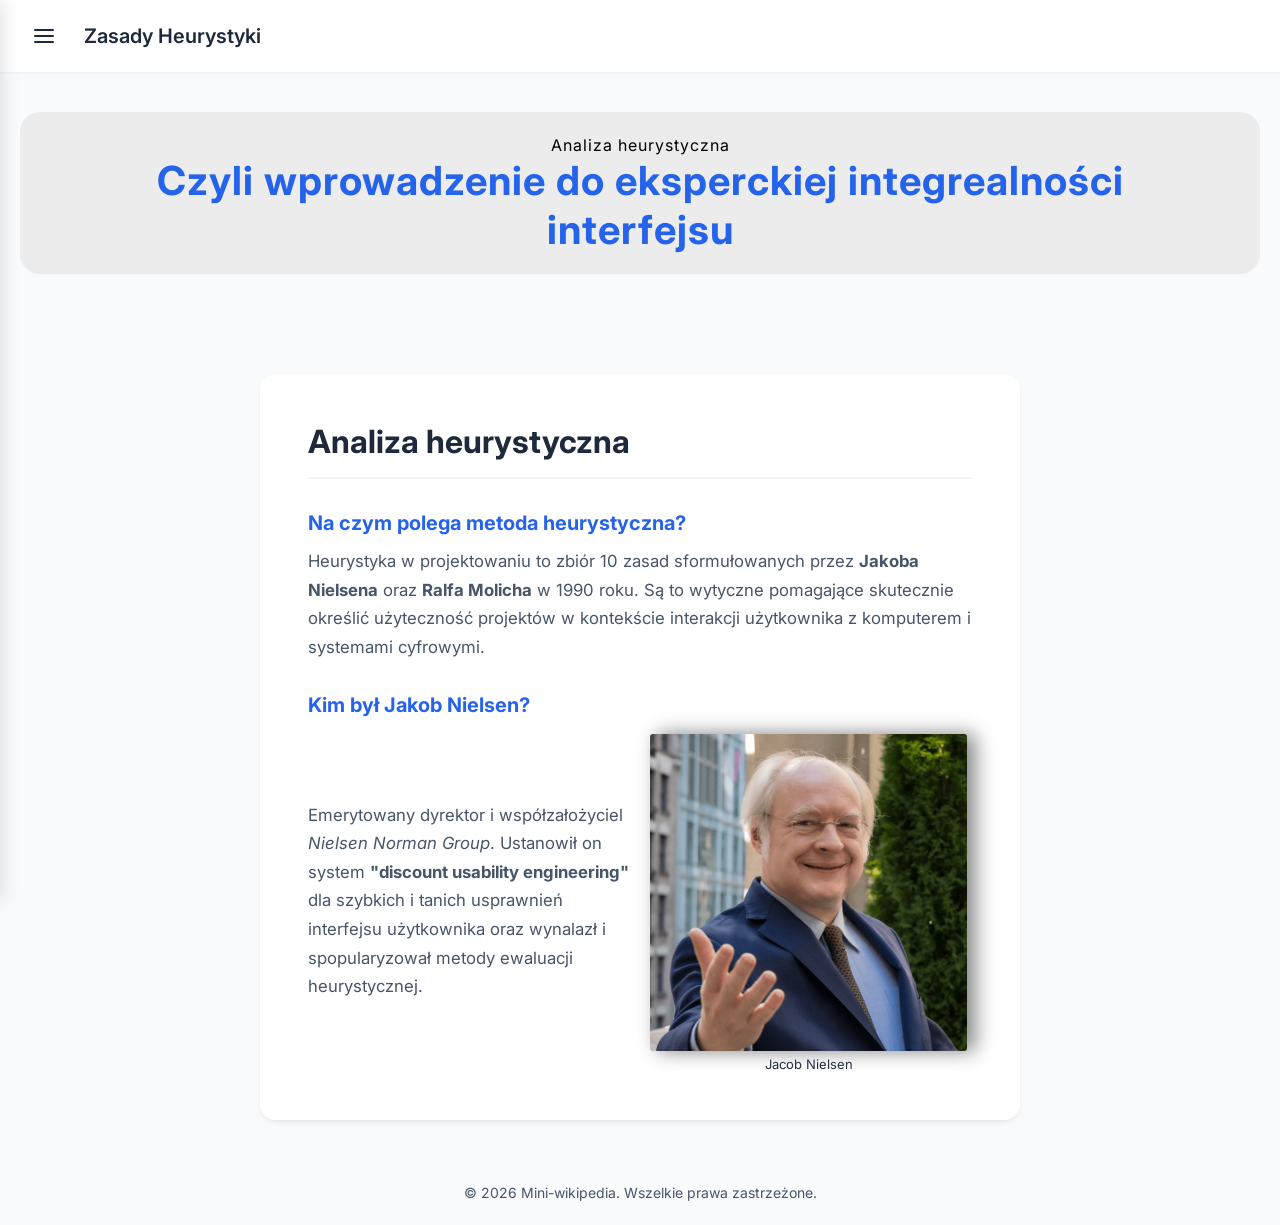
<file: index.html>
<!DOCTYPE html>
<html lang="pl">
<head>
    <meta charset="UTF-8">
    <meta name="viewport" content="width=device-width, initial-scale=1.0">
    <title>10 Heurystyk</title>
    <link href="https://fonts.googleapis.com/css2?family=Inter:wght@400;500;700&display=swap" rel="stylesheet">
    <link rel="stylesheet" href="style.css">
</head>
<body>
    <input type="checkbox" id="menu-toggle" class="menu-toggle">
    <label for="menu-toggle" class="overlay"></label>

    <nav class="sidebar">
        <div class="sidebar-header">Spis treści</div>
        <ul>
            <li><a href="index.html" class="active">Strona główna</a></li>
            <li><a href="zasada1.html">Zasada 1</a></li>
            <li><a href="zasada2.html">Zasada 2</a></li>
            <li><a href="zasada3.html">Zasada 3</a></li>
            <li><a href="zasada4.html">Zasada 4</a></li>
            <li><a href="zasada5.html">Zasada 5</a></li>
            <li><a href="zasada6.html">Zasada 6</a></li>
            <li><a href="zasada7.html">Zasada 7</a></li>
            <li><a href="zasada8.html">Zasada 8</a></li>
            <li><a href="zasada9.html">Zasada 9</a></li>
            <li><a href="zasada10.html">Zasada 10</a></li>
        </ul>
    </nav>

    <div class="page-wrapper">
        <header class="header">
            <label for="menu-toggle" class="menu-btn">
                <svg width="24" height="24" viewBox="0 0 24 24" fill="none" stroke="currentColor" stroke-width="2" stroke-linecap="round" stroke-linejoin="round"><line x1="3" y1="12" x2="21" y2="12"></line><line x1="3" y1="6" x2="21" y2="6"></line><line x1="3" y1="18" x2="21" y2="18"></line></svg>
            </label>
            <h2>Zasady Heurystyki</h2>
        </header>

        <main class="main">
            <div class="header-container">
                <span class="eyebrow">Analiza heurystyczna</span>
                <h1>Czyli wprowadzenie do eksperckiej integrealności interfejsu</h1>
            </div>
            <article class="container">
                <h1>Analiza heurystyczna</h1>
                
                <section>
                    <h3>Na czym polega metoda heurystyczna?</h3>
                    <p>Heurystyka w projektowaniu to zbiór 10 zasad sformułowanych przez <strong>Jakoba Nielsena</strong> oraz <strong>Ralfa Molicha</strong> w 1990 roku. Są to wytyczne pomagające skutecznie określić użyteczność projektów w kontekście interakcji użytkownika z komputerem i systemami cyfrowymi.</p>
                </section>
                
                <section>
                    <h3>Kim był Jakob Nielsen?</h3>
                        <div class="main-content">
                            <div class="content-box">
                                <p>Emerytowany dyrektor i współzałożyciel <em>Nielsen Norman Group</em>. Ustanowił on system <strong>"discount usability engineering"</strong> dla szybkich i tanich usprawnień interfejsu użytkownika oraz wynalazł i spopularyzował metody ewaluacji heurystycznej.</p>
                            </div>
                            <div class="img-box">
                                <img src="zdjecia\jacob.png" alt="Zdjęcie Jacoba Nielsena">
                                <figcaption>Jacob Nielsen</figcaption>
                            </div>
                        </div>
                </section>
            </article>
        </main>

        <footer class="footer">
            <p>&copy; 2026 Mini-wikipedia. Wszelkie prawa zastrzeżone.</p>
        </footer>
    </div>
</body>
</html>
</file>
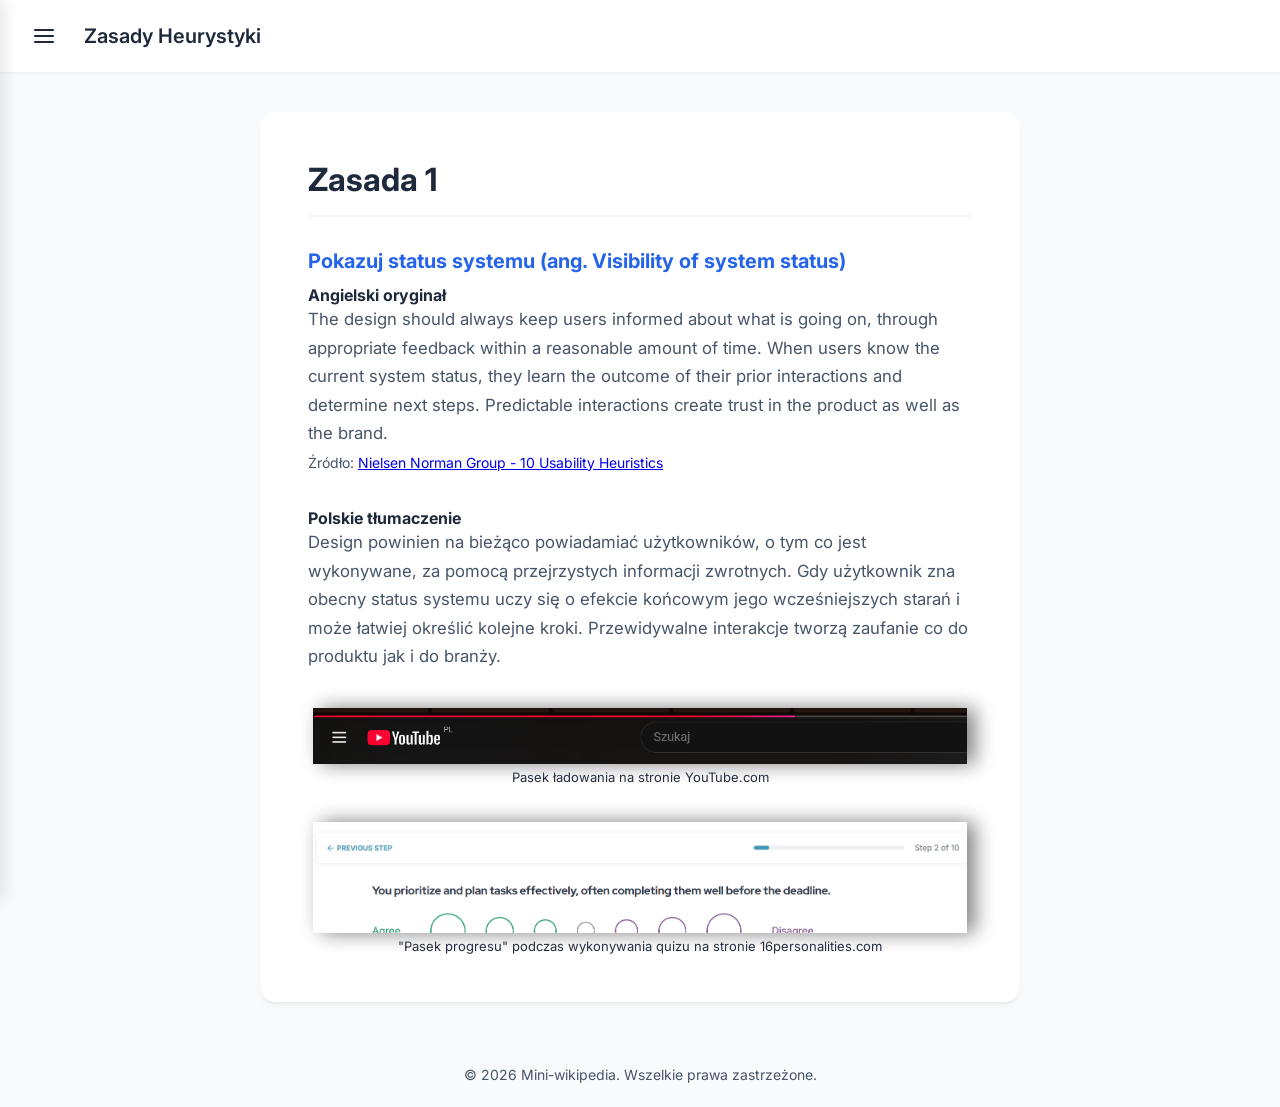
<file: zasada1.html>
<!DOCTYPE html>
<html lang="pl">
<head>
    <meta charset="UTF-8">
    <meta name="viewport" content="width=device-width, initial-scale=1.0">
    <title>Zasada 1</title>
    <link href="https://fonts.googleapis.com/css2?family=Inter:wght@400;500;700&display=swap" rel="stylesheet">
    <link rel="stylesheet" href="style.css">
</head>
<body>
    <input type="checkbox" id="menu-toggle" class="menu-toggle">
    <label for="menu-toggle" class="overlay"></label>

    <nav class="sidebar">
        <div class="sidebar-header">Spis treści</div>
        <ul>
            <li><a href="index.html">Strona główna</a></li>
            <li><a href="zasada1.html" class="active">Zasada 1</a></li>
            <li><a href="zasada2.html">Zasada 2</a></li>
            <li><a href="zasada3.html">Zasada 3</a></li>
            <li><a href="zasada4.html">Zasada 4</a></li>
            <li><a href="zasada5.html">Zasada 5</a></li>
            <li><a href="zasada6.html">Zasada 6</a></li>
            <li><a href="zasada7.html">Zasada 7</a></li>
            <li><a href="zasada8.html">Zasada 8</a></li>
            <li><a href="zasada9.html">Zasada 9</a></li>
            <li><a href="zasada10.html">Zasada 10</a></li>
        </ul>
    </nav>

    <div class="page-wrapper">
        <header class="header">
            <label for="menu-toggle" class="menu-btn">
                <svg width="24" height="24" viewBox="0 0 24 24" fill="none" stroke="currentColor" stroke-width="2" stroke-linecap="round" stroke-linejoin="round"><line x1="3" y1="12" x2="21" y2="12"></line><line x1="3" y1="6" x2="21" y2="6"></line><line x1="3" y1="18" x2="21" y2="18"></line></svg>
            </label>
            <h2>Zasady Heurystyki</h2>
        </header>

        <main class="main">
            <article class="container">
                <h1>Zasada 1</h1>
                <h3>Pokazuj status systemu (ang. Visibility of system status)</h3>
                
                <section>
                    <h4>Angielski oryginał</h4>
                    <p>The design should always keep users informed about what is going on, through appropriate feedback within a reasonable amount of time. When users know the current system status, they learn the outcome of their prior interactions and determine next steps. Predictable interactions create trust in the product as well as the brand.</p>
                    <p><small>Źródło: <a href="https://www.nngroup.com/articles/ten-usability-heuristics/" target="_blank">Nielsen Norman Group - 10 Usability Heuristics</a></small></p>
                </section>
                
                <section>
                    <h4>Polskie tłumaczenie</h4>
                    <p>Design powinien na bieżąco powiadamiać użytkowników, o tym co jest wykonywane, za pomocą przejrzystych informacji zwrotnych. Gdy użytkownik zna obecny status systemu uczy się o efekcie końcowym jego wcześniejszych starań i może łatwiej określić kolejne kroki. Przewidywalne interakcje tworzą zaufanie co do produktu jak i do branży.</p>
                </section>

                <section>
                    <figure>
                        <img src="zdjecia/przyklad1-1.png" alt="Pasek ładowania na YouTube.com">
                        <figcaption>Pasek ładowania na stronie YouTube.com</figcaption>
                    </figure>
                </section>
                
                <section>
                    <figure>
                        <img src="zdjecia/przyklad1-2.png" alt="Pasek progresu na stronie z quizem">
                        <figcaption>"Pasek progresu" podczas wykonywania quizu na stronie 16personalities.com</figcaption>
                    </figure>
                </section>
            </article>
        </main>

        <footer class="footer">
            <p>&copy; 2026 Mini-wikipedia. Wszelkie prawa zastrzeżone.</p>
        </footer>
    </div>
</body>
</html>
</file>
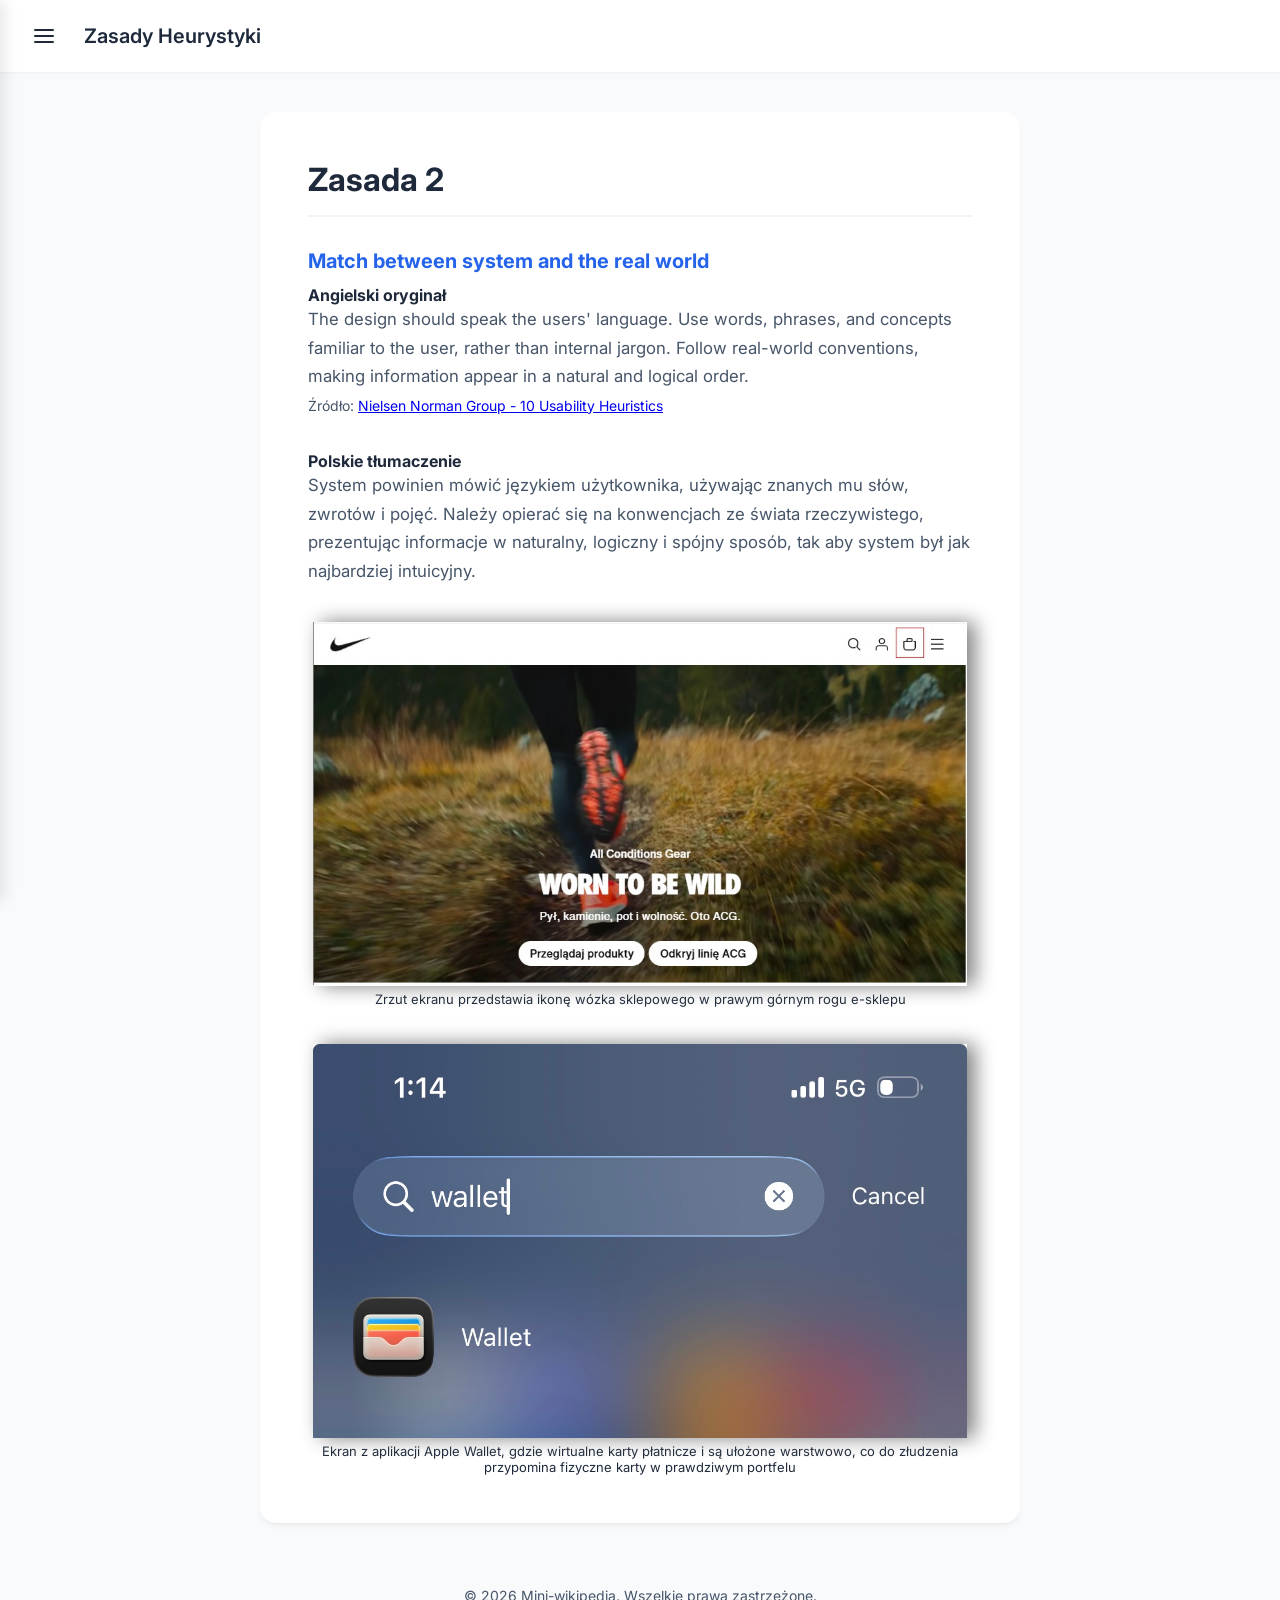
<file: zasada2.html>
<!DOCTYPE html>
<html lang="pl">
<head>
    <meta charset="UTF-8">
    <meta name="viewport" content="width=device-width, initial-scale=1.0">
    <title>Zasada 2</title>
    <link href="https://fonts.googleapis.com/css2?family=Inter:wght@400;500;700&display=swap" rel="stylesheet">
    <link rel="stylesheet" href="style.css">
</head>
<body>
    <input type="checkbox" id="menu-toggle" class="menu-toggle">
    <label for="menu-toggle" class="overlay"></label>

    <nav class="sidebar">
        <div class="sidebar-header">Spis treści</div>
        <ul>
            <li><a href="index.html">Strona główna</a></li>
            <li><a href="zasada1.html">Zasada 1</a></li>
            <li><a href="zasada2.html" class="active">Zasada 2</a></li>
            <li><a href="zasada3.html">Zasada 3</a></li>
            <li><a href="zasada4.html">Zasada 4</a></li>
            <li><a href="zasada5.html">Zasada 5</a></li>
            <li><a href="zasada6.html">Zasada 6</a></li>
            <li><a href="zasada7.html">Zasada 7</a></li>
            <li><a href="zasada8.html">Zasada 8</a></li>
            <li><a href="zasada9.html">Zasada 9</a></li>
            <li><a href="zasada10.html">Zasada 10</a></li>
        </ul>
    </nav>

    <div class="page-wrapper">
        <header class="header">
            <label for="menu-toggle" class="menu-btn">
                <svg width="24" height="24" viewBox="0 0 24 24" fill="none" stroke="currentColor" stroke-width="2" stroke-linecap="round" stroke-linejoin="round"><line x1="3" y1="12" x2="21" y2="12"></line><line x1="3" y1="6" x2="21" y2="6"></line><line x1="3" y1="18" x2="21" y2="18"></line></svg>
            </label>
            <h2>Zasady Heurystyki</h2>
        </header>

        <main class="main">
            <article class="container">
                <h1>Zasada 2</h1>
                <h3>Match between system and the real world </h3>
                
                <section>
                    <h4>Angielski oryginał</h4>
                    <p> The design should speak the users' language. Use words, phrases, and concepts familiar to the user, rather than internal jargon. Follow real-world conventions, making information appear in a natural and logical order.</p>
                    <p><small>Źródło: <a href="https://www.nngroup.com/articles/ten-usability-heuristics/" target="_blank">Nielsen Norman Group - 10 Usability Heuristics</a></small></p>
                </section>
                
                <section>
                    <h4>Polskie tłumaczenie</h4>
                    <p>System powinien mówić językiem użytkownika, używając znanych mu słów, zwrotów i pojęć. Należy opierać się na konwencjach ze świata rzeczywistego, prezentując informacje w naturalny, logiczny i spójny sposób, tak aby system był jak najbardziej intuicyjny.</p>
                </section>

                <section>
                    <figure>
                        <img src="zdjecia/przyklad2-1.jpg" alt="Ikona koszyka">
                        <figcaption>Zrzut ekranu przedstawia ikonę wózka sklepowego w prawym górnym rogu e-sklepu</figcaption>
                    </figure>
                </section>
                
                <section>
                    <figure>
                        <img src="zdjecia/przyklad2-2.png" alt="Wallet apple">
                        <figcaption> Ekran z aplikacji Apple Wallet, gdzie wirtualne karty płatnicze i są ułożone warstwowo, co do złudzenia przypomina fizyczne karty w prawdziwym portfelu</figcaption>
                    </figure>
                </section>
            </article>
        </main>

        <footer class="footer">
            <p>&copy; 2026 Mini-wikipedia. Wszelkie prawa zastrzeżone.</p>
        </footer>
    </div>
</body>
</html>
</file>
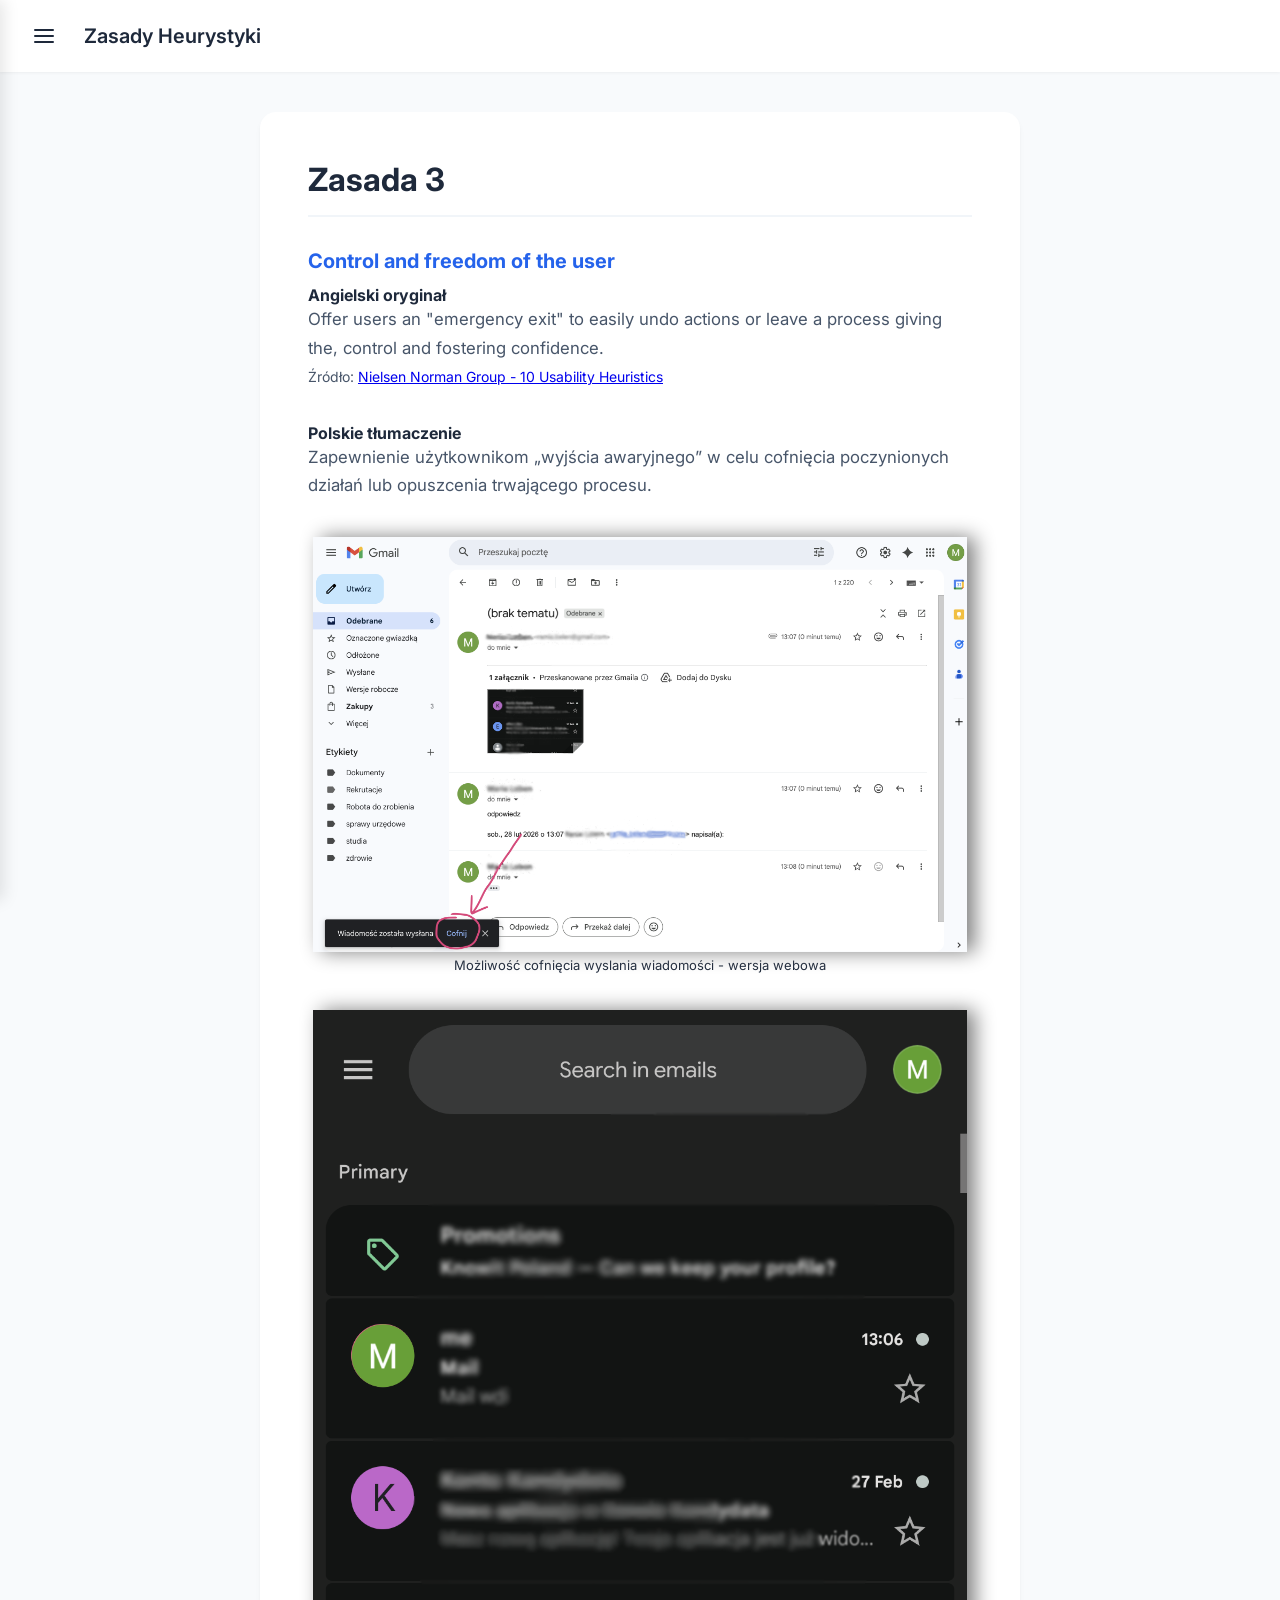
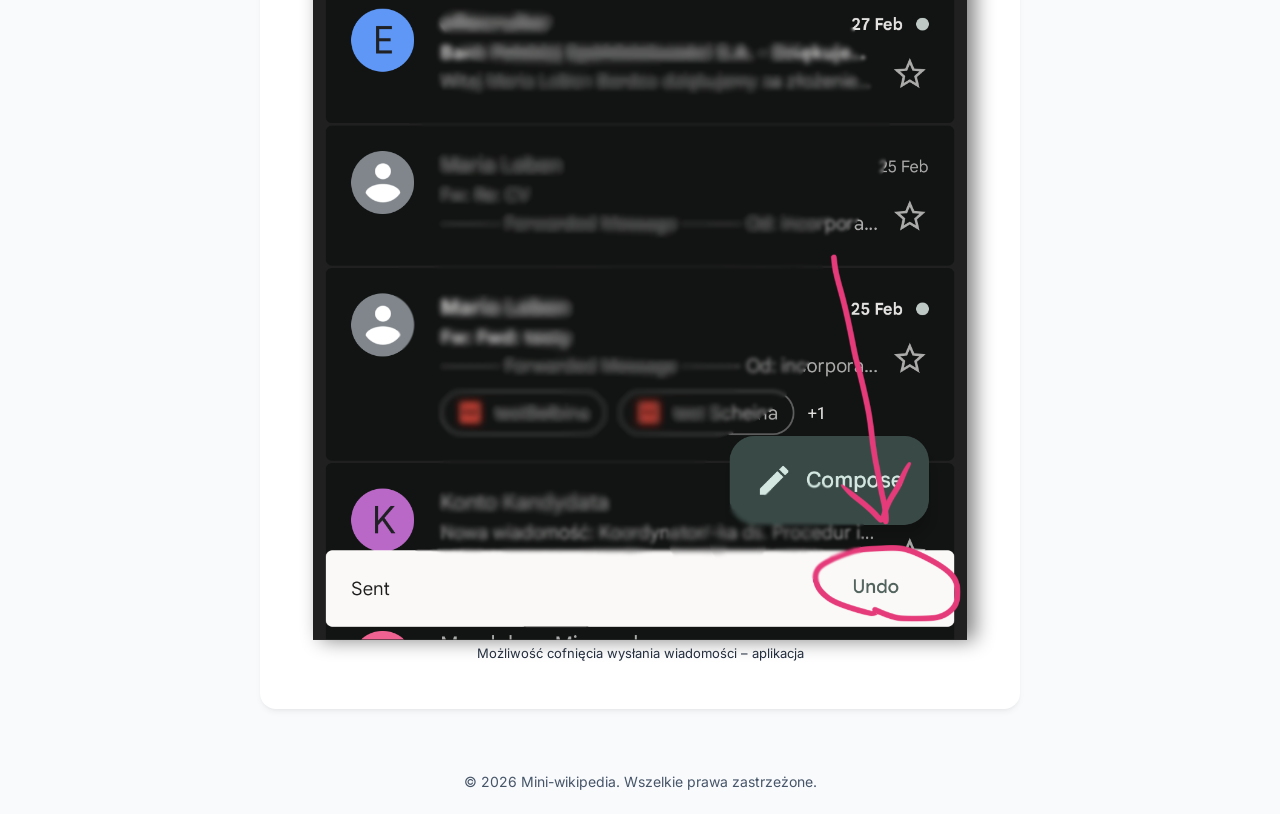
<file: zasada3.html>
<!DOCTYPE html>
<html lang="pl">
<head>
    <meta charset="UTF-8">
    <meta name="viewport" content="width=device-width, initial-scale=1.0">
    <title>Zasada 3</title>
    <link href="https://fonts.googleapis.com/css2?family=Inter:wght@400;500;700&display=swap" rel="stylesheet">
    <link rel="stylesheet" href="style.css">
</head>
<body>
    <input type="checkbox" id="menu-toggle" class="menu-toggle">
    <label for="menu-toggle" class="overlay"></label>

    <nav class="sidebar">
        <div class="sidebar-header">Spis treści</div>
        <ul>
            <li><a href="index.html">Strona główna</a></li>
            <li><a href="zasada1.html">Zasada 1</a></li>
            <li><a href="zasada2.html">Zasada 2</a></li>
            <li><a href="zasada3.html" class="active">Zasada 3</a></li>
            <li><a href="zasada4.html">Zasada 4</a></li>
            <li><a href="zasada5.html">Zasada 5</a></li>
            <li><a href="zasada6.html">Zasada 6</a></li>
            <li><a href="zasada7.html">Zasada 7</a></li>
            <li><a href="zasada8.html">Zasada 8</a></li>
            <li><a href="zasada9.html">Zasada 9</a></li>
            <li><a href="zasada10.html">Zasada 10</a></li>
        </ul>
    </nav>

    <div class="page-wrapper">
        <header class="header">
            <label for="menu-toggle" class="menu-btn">
                <svg width="24" height="24" viewBox="0 0 24 24" fill="none" stroke="currentColor" stroke-width="2" stroke-linecap="round" stroke-linejoin="round"><line x1="3" y1="12" x2="21" y2="12"></line><line x1="3" y1="6" x2="21" y2="6"></line><line x1="3" y1="18" x2="21" y2="18"></line></svg>
            </label>
            <h2>Zasady Heurystyki</h2>
        </header>

        <main class="main">
            <article class="container">
                <h1>Zasada 3</h1>
                <h3>Control and freedom of the user</h3>
                
                <section>
                    <h4>Angielski oryginał</h4>
                    <p>Offer users an "emergency exit" to easily undo actions or leave a process giving the, control and fostering confidence.</p>
                    <p><small>Źródło: <a href="https://www.nngroup.com/articles/ten-usability-heuristics/" target="_blank">Nielsen Norman Group - 10 Usability Heuristics</a></small></p>
                </section>
                
                <section>
                    <h4>Polskie tłumaczenie</h4>
                    <p> Zapewnienie użytkownikom „wyjścia awaryjnego” w celu cofnięcia poczynionych działań lub opuszcenia trwającego procesu.</p>
                </section>

                <section>
                    <figure>
                        <img src="zdjecia/przyklad3-1.png" alt="Możliwość cofnięcia wyslania wiadomości">
                        <figcaption>Możliwość cofnięcia wyslania wiadomości - wersja webowa</figcaption>
                    </figure>
                </section>
                
                <section>
                    <figure>
                        <img src="zdjecia/przyklad3-2.png" alt="Możliwość cofnięcia wyslania wiadomości">
                        <figcaption>Możliwość cofnięcia wysłania wiadomości – aplikacja </figcaption>
                    </figure>
                </section>
            </article>
        </main>

        <footer class="footer">
            <p>&copy; 2026 Mini-wikipedia. Wszelkie prawa zastrzeżone.</p>
        </footer>
    </div>
</body>
</html>
</file>
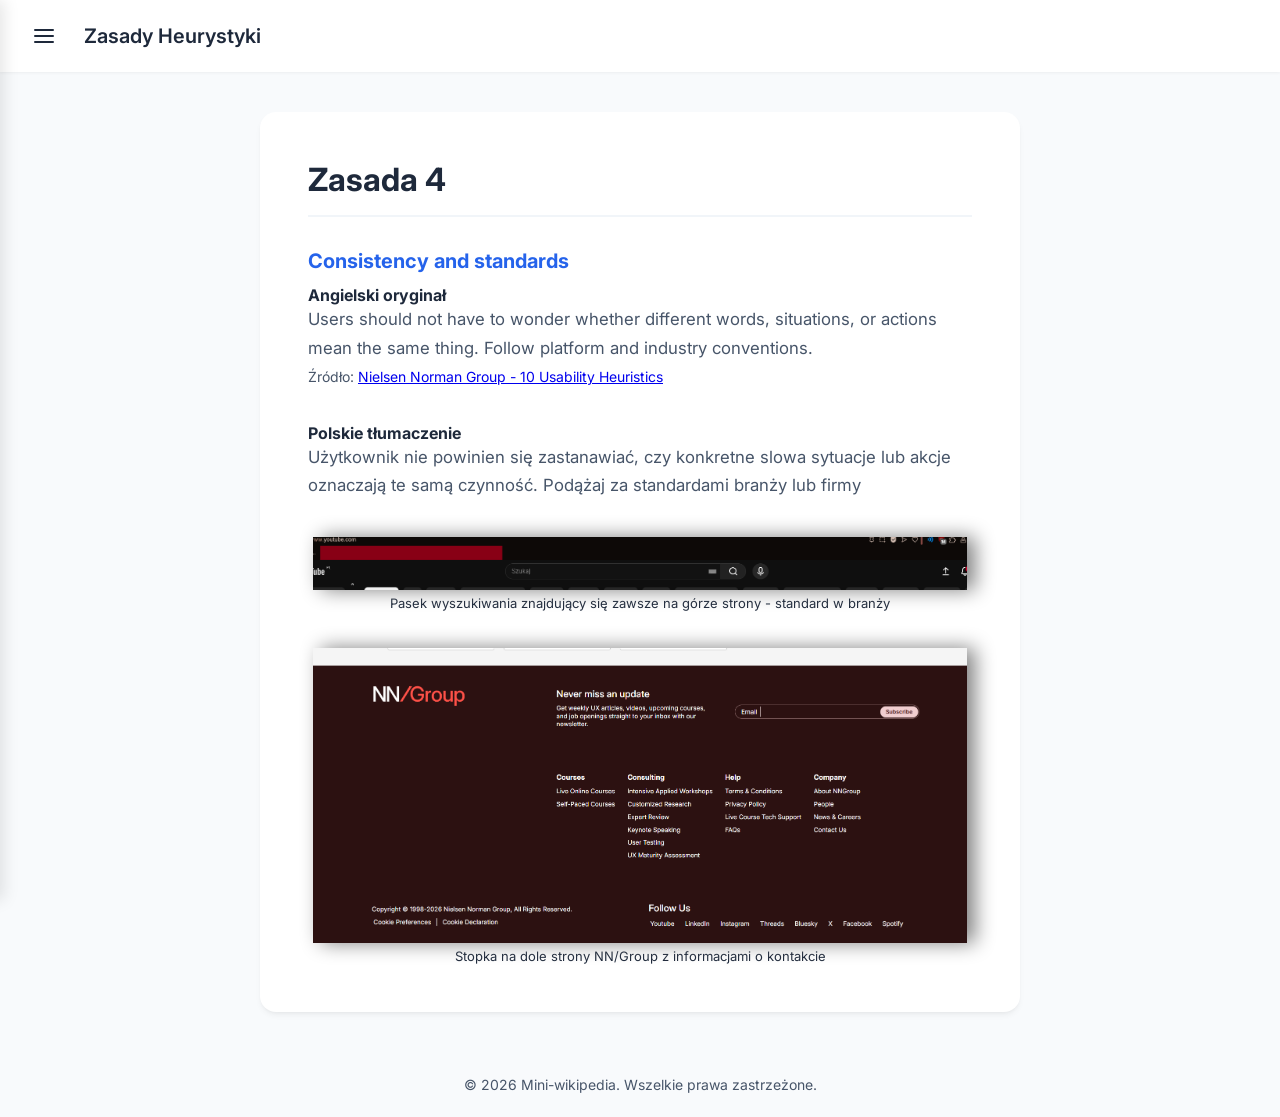
<file: zasada4.html>
<!DOCTYPE html>
<html lang="pl">
<head>
    <meta charset="UTF-8">
    <meta name="viewport" content="width=device-width, initial-scale=1.0">
    <title>Zasada 4</title>
    <link href="https://fonts.googleapis.com/css2?family=Inter:wght@400;500;700&display=swap" rel="stylesheet">
    <link rel="stylesheet" href="style.css">
</head>
<body>
    <input type="checkbox" id="menu-toggle" class="menu-toggle">
    <label for="menu-toggle" class="overlay"></label>

    <nav class="sidebar">
        <div class="sidebar-header">Spis treści</div>
        <ul>
            <li><a href="index.html">Strona główna</a></li>
            <li><a href="zasada1.html">Zasada 1</a></li>
            <li><a href="zasada2.html">Zasada 2</a></li>
            <li><a href="zasada3.html">Zasada 3</a></li>
            <li><a href="zasada4.html" class="active">Zasada 4</a></li>
            <li><a href="zasada5.html">Zasada 5</a></li>
            <li><a href="zasada6.html">Zasada 6</a></li>
            <li><a href="zasada7.html">Zasada 7</a></li>
            <li><a href="zasada8.html">Zasada 8</a></li>
            <li><a href="zasada9.html">Zasada 9</a></li>
            <li><a href="#">Zasada 10</a></li>
        </ul>
    </nav>

    <div class="page-wrapper">
        <header class="header">
            <label for="menu-toggle" class="menu-btn">
                <svg width="24" height="24" viewBox="0 0 24 24" fill="none" stroke="currentColor" stroke-width="2" stroke-linecap="round" stroke-linejoin="round"><line x1="3" y1="12" x2="21" y2="12"></line><line x1="3" y1="6" x2="21" y2="6"></line><line x1="3" y1="18" x2="21" y2="18"></line></svg>
            </label>
            <h2>Zasady Heurystyki</h2>
        </header>

        <main class="main">
            <article class="container">
                <h1>Zasada 4</h1>
                <h3>Consistency and standards</h3>
                
                <section>
                    <h4>Angielski oryginał</h4>
                    <p>Users should not have to wonder whether different words, situations, or actions mean the same thing. Follow platform and industry conventions.</p>
                    <p><small>Źródło: <a href="https://www.nngroup.com/articles/ten-usability-heuristics/" target="_blank">Nielsen Norman Group - 10 Usability Heuristics</a></small></p>
                </section>
                
                <section>
                    <h4>Polskie tłumaczenie</h4>
                    <p> Użytkownik nie powinien się zastanawiać, czy konkretne slowa sytuacje lub akcje oznaczają te samą czynność. Podążaj za standardami branży lub firmy</p>
                </section>

                <section>
                    <figure>
                        <img src="zdjecia/przyklad4-1.png" alt="Pasek wyszukiwania YouTube">
                        <figcaption>Pasek wyszukiwania znajdujący się zawsze na górze strony - standard w branży</figcaption>
                    </figure>
                </section>
                
                <section>
                    <figure>
                        <img src="zdjecia/przyklad4-2.png" alt="NN/Group - stopka">
                        <figcaption>Stopka na dole strony NN/Group z informacjami o kontakcie</figcaption>
                    </figure>
                </section>
            </article>
        </main>

        <footer class="footer">
            <p>&copy; 2026 Mini-wikipedia. Wszelkie prawa zastrzeżone.</p>
        </footer>
    </div>
</body>
</html>
</file>
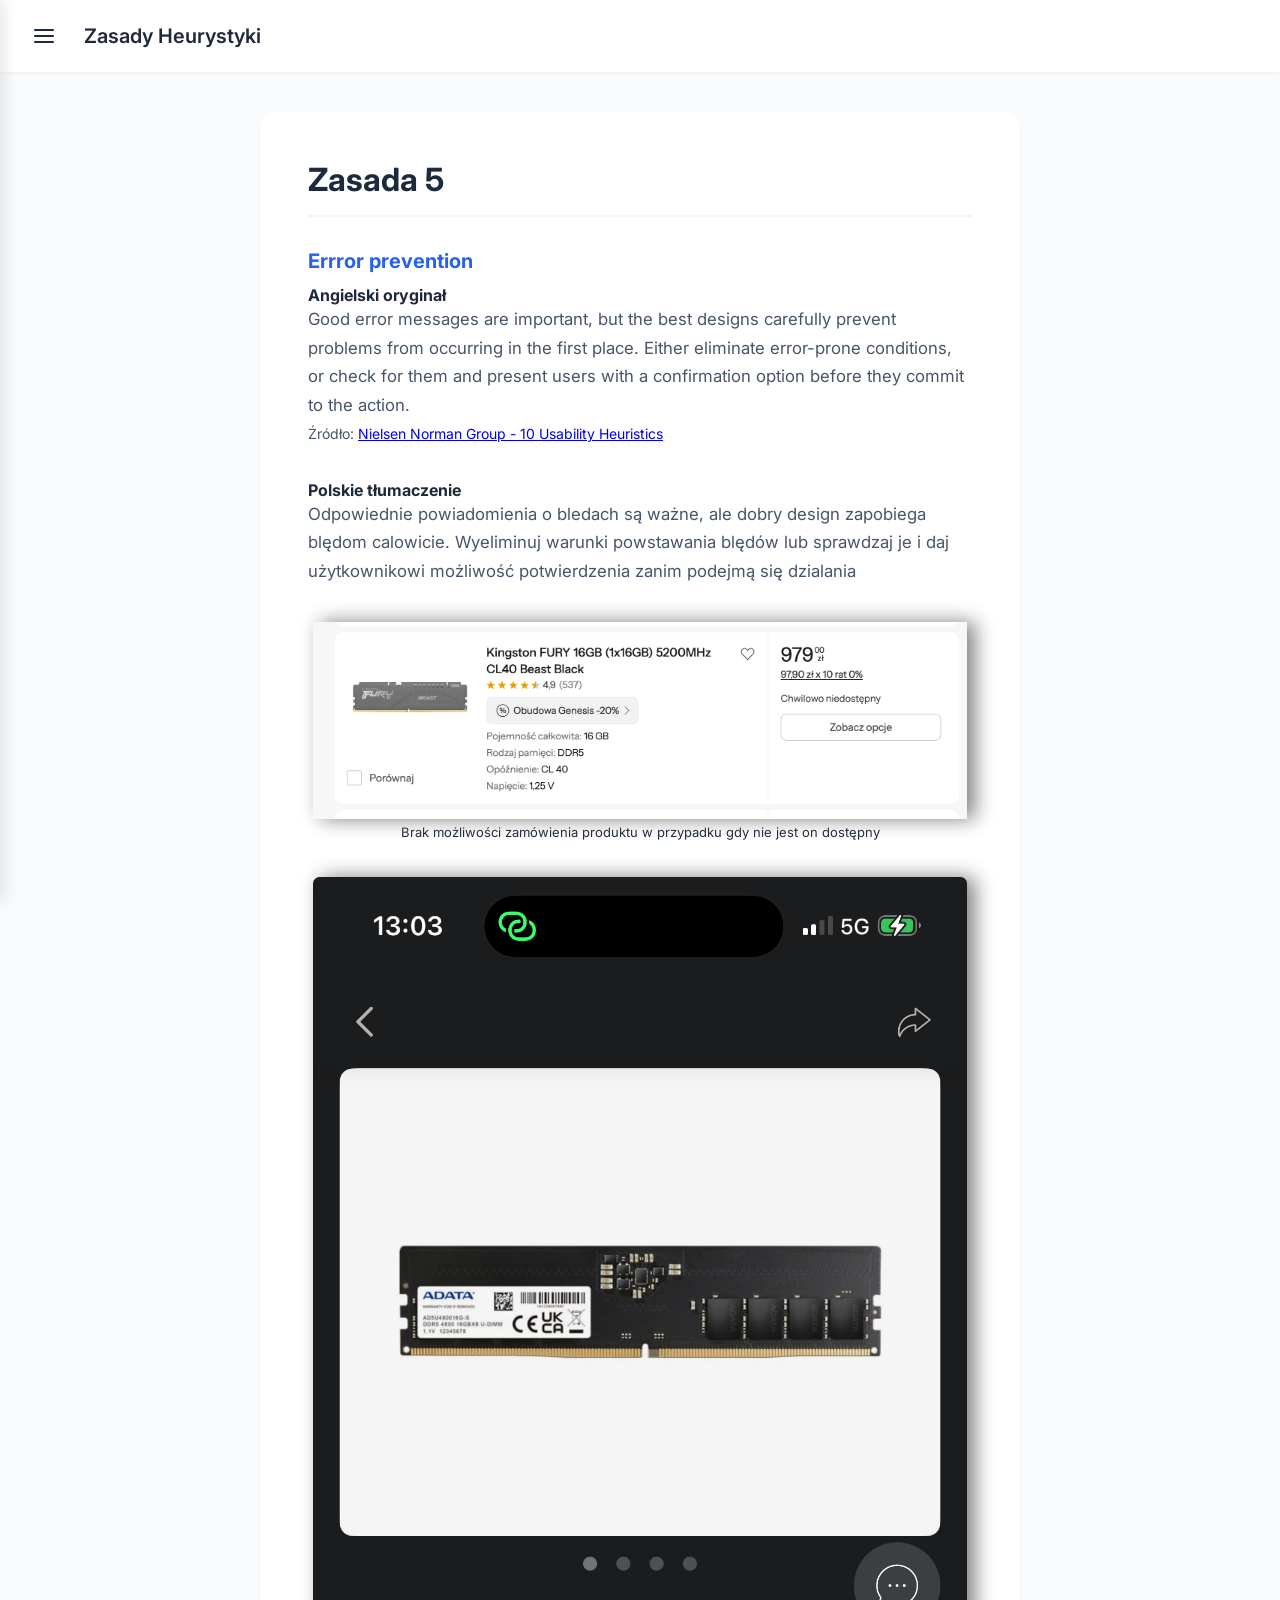
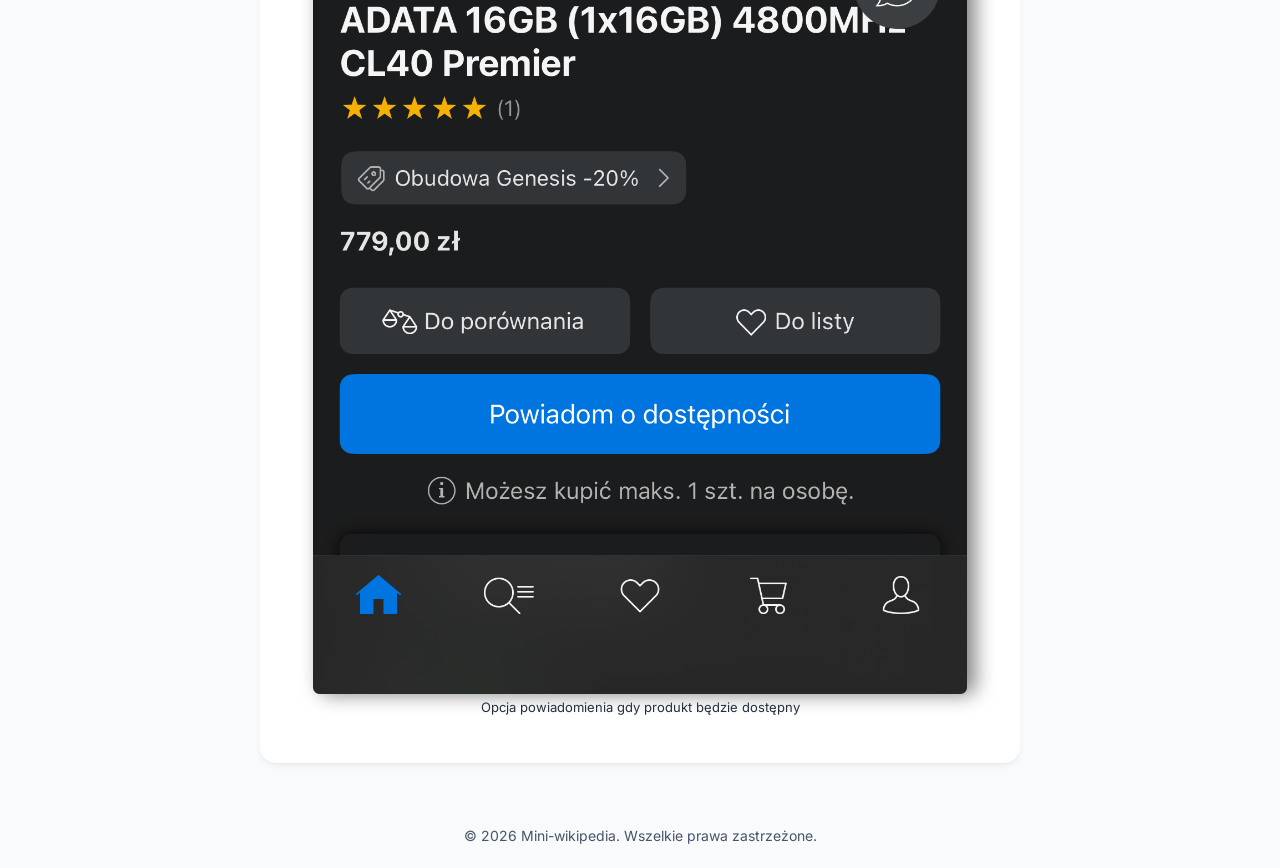
<file: zasada5.html>
<!DOCTYPE html>
<html lang="pl">
<head>
    <meta charset="UTF-8">
    <meta name="viewport" content="width=device-width, initial-scale=1.0">
    <title>Zasada 5</title>
    <link href="https://fonts.googleapis.com/css2?family=Inter:wght@400;500;700&display=swap" rel="stylesheet">
    <link rel="stylesheet" href="style.css">
</head>
<body>
    <input type="checkbox" id="menu-toggle" class="menu-toggle">
    <label for="menu-toggle" class="overlay"></label>

    <nav class="sidebar">
        <div class="sidebar-header">Spis treści</div>
        <ul>
            <li><a href="index.html">Strona główna</a></li>
            <li><a href="zasada1.html">Zasada 1</a></li>
            <li><a href="zasada2.html">Zasada 2</a></li>
            <li><a href="zasada3.html">Zasada 3</a></li>
            <li><a href="zasada4.html">Zasada 4</a></li>
            <li><a href="zasada5.html" class="active">Zasada 5</a></li>
            <li><a href="zasada6.html">Zasada 6</a></li>
            <li><a href="zasada7.html">Zasada 7</a></li>
            <li><a href="zasada8.html">Zasada 8</a></li>
            <li><a href="zasada9.html">Zasada 9</a></li>
            <li><a href="zasada10.html">Zasada 10</a></li>
        </ul>
    </nav>

    <div class="page-wrapper">
        <header class="header">
            <label for="menu-toggle" class="menu-btn">
                <svg width="24" height="24" viewBox="0 0 24 24" fill="none" stroke="currentColor" stroke-width="2" stroke-linecap="round" stroke-linejoin="round"><line x1="3" y1="12" x2="21" y2="12"></line><line x1="3" y1="6" x2="21" y2="6"></line><line x1="3" y1="18" x2="21" y2="18"></line></svg>
            </label>
            <h2>Zasady Heurystyki</h2>
        </header>

        <main class="main">
            <article class="container">
                <h1>Zasada 5</h1>
                <h3>Errror prevention</h3>
                
                <section>
                    <h4>Angielski oryginał</h4>
                    <p>Good error messages are important, but the best designs carefully prevent problems from occurring in the first place. Either eliminate error-prone conditions, or check for them and present users with a confirmation option before they commit to the action.</p>
                    <p><small>Źródło: <a href="https://www.nngroup.com/articles/ten-usability-heuristics/" target="_blank">Nielsen Norman Group - 10 Usability Heuristics</a></small></p>
                </section>
                
                <section>
                    <h4>Polskie tłumaczenie</h4>
                    <p>Odpowiednie powiadomienia o bledach są ważne, ale dobry design zapobiega blędom calowicie. Wyeliminuj warunki powstawania blędów lub sprawdzaj je i daj użytkownikowi możliwość potwierdzenia zanim podejmą się dzialania</p>
                </section>

                <section>
                    <figure>
                        <img src="zdjecia/przyklad5-1.png" alt="Zrzut ekrenau zamiawiania niedostępnego produktu">
                        <figcaption>Brak możliwości zamówienia produktu w przypadku gdy nie jest on dostępny</figcaption>
                    </figure>
                </section>
                
                <section>
                    <figure>
                        <img src="zdjecia/przyklad5-2.png" alt="Zrzut ekrenau zamiawiania niedostępnego produktu">
                        <figcaption>Opcja powiadomienia gdy produkt będzie dostępny</figcaption>
                    </figure>
                </section>
            </article>
        </main>

        <footer class="footer">
            <p>&copy; 2026 Mini-wikipedia. Wszelkie prawa zastrzeżone.</p>
        </footer>
    </div>
</body>
</html>
</file>
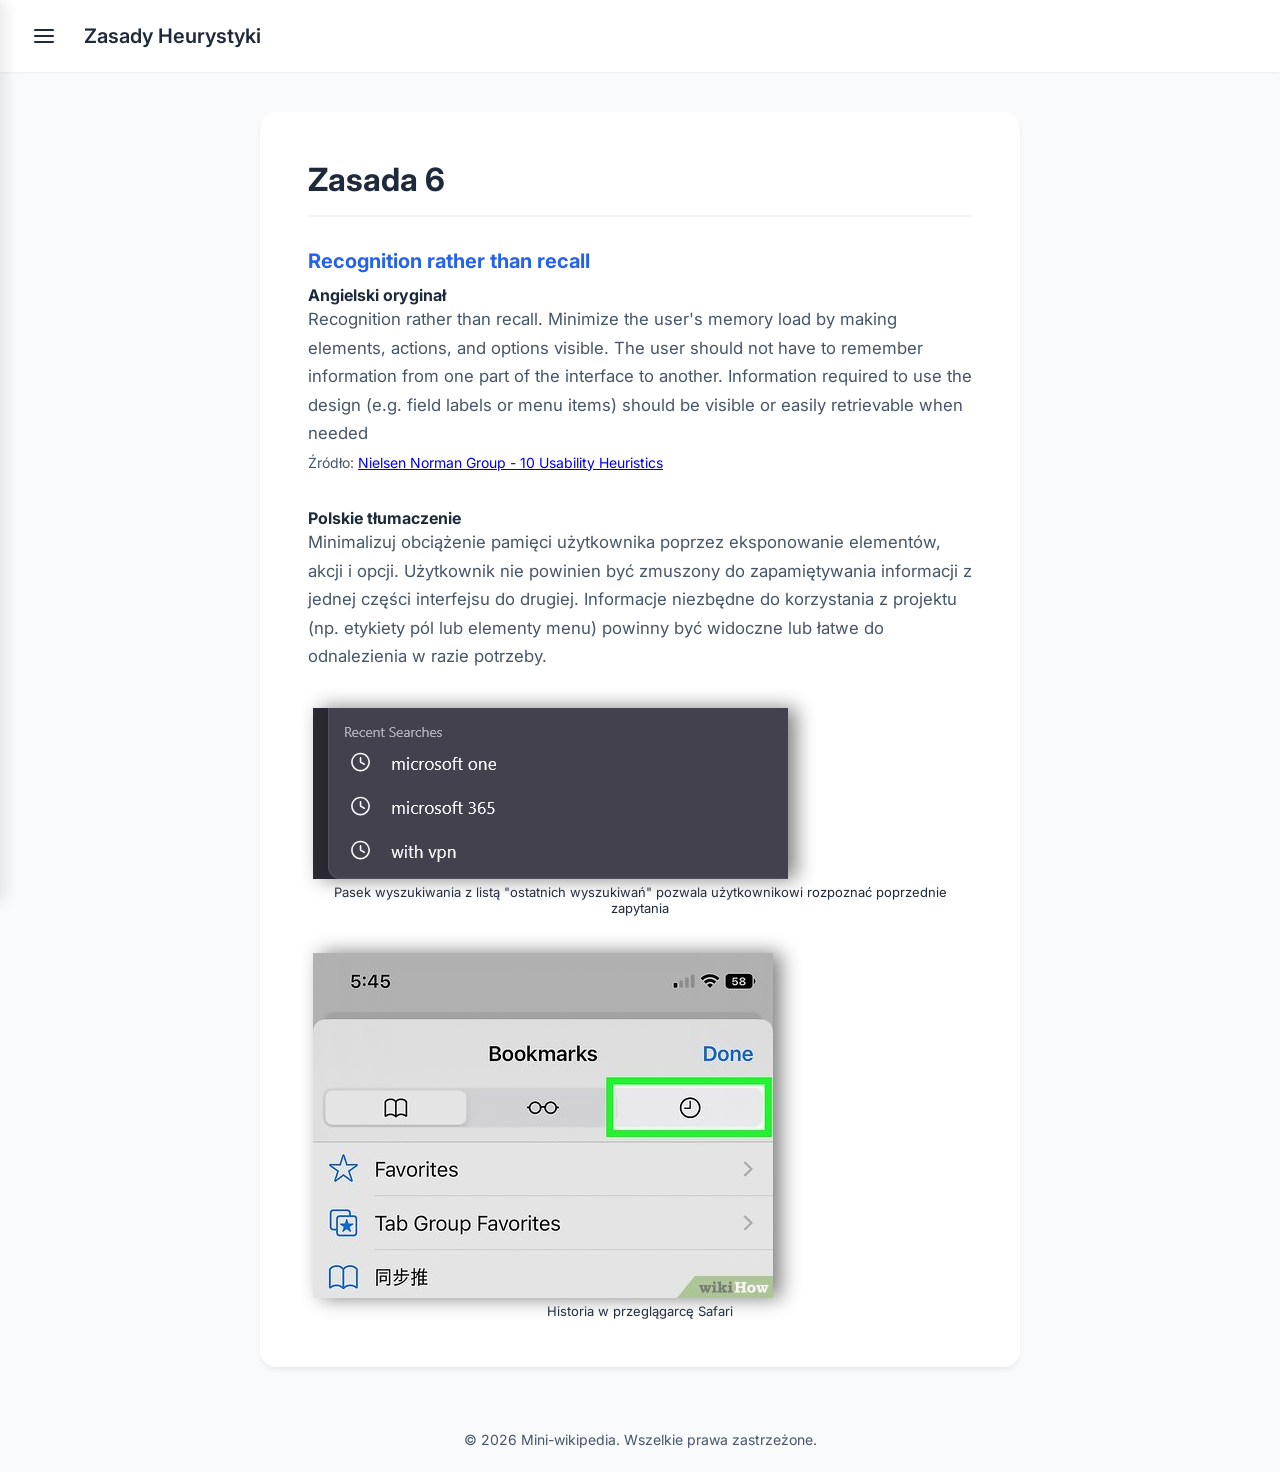
<file: zasada6.html>
<!DOCTYPE html>
<html lang="pl">
<head>
    <meta charset="UTF-8">
    <meta name="viewport" content="width=device-width, initial-scale=1.0">
    <title>Zasada 6</title>
    <link href="https://fonts.googleapis.com/css2?family=Inter:wght@400;500;700&display=swap" rel="stylesheet">
    <link rel="stylesheet" href="style.css">
</head>
<body>
    <input type="checkbox" id="menu-toggle" class="menu-toggle">
    <label for="menu-toggle" class="overlay"></label>

    <nav class="sidebar">
        <div class="sidebar-header">Spis treści</div>
        <ul>
            <li><a href="index.html">Strona główna</a></li>
            <li><a href="zasada1.html">Zasada 1</a></li>
            <li><a href="zasada2.html">Zasada 2</a></li>
            <li><a href="zasada3.html">Zasada 3</a></li>
            <li><a href="zasada4.html">Zasada 4</a></li>
            <li><a href="zasada5.html">Zasada 5</a></li>
            <li><a href="zasada6.html" class="active">Zasada 6</a></li>
            <li><a href="zasada7.html">Zasada 7</a></li>
            <li><a href="zasada8.html">Zasada 8</a></li>
            <li><a href="zasada9.html">Zasada 9</a></li>
            <li><a href="zasada10.html">Zasada 10</a></li>
        </ul>
    </nav>

    <div class="page-wrapper">
        <header class="header">
            <label for="menu-toggle" class="menu-btn">
                <svg width="24" height="24" viewBox="0 0 24 24" fill="none" stroke="currentColor" stroke-width="2" stroke-linecap="round" stroke-linejoin="round"><line x1="3" y1="12" x2="21" y2="12"></line><line x1="3" y1="6" x2="21" y2="6"></line><line x1="3" y1="18" x2="21" y2="18"></line></svg>
            </label>
            <h2>Zasady Heurystyki</h2>
        </header>

        <main class="main">
            <article class="container">
                <h1>Zasada 6</h1>
                <h3>Recognition rather than recall</h3>
                
                <section>
                    <h4>Angielski oryginał</h4>
                    <p>Recognition rather than recall. Minimize the user's memory load by making elements, actions, and options visible. The user should not have to remember information from one part of the interface to another. Information required to use the design (e.g. field labels or menu items) should be visible or easily retrievable when needed</p>
                    <p><small>Źródło: <a href="https://www.nngroup.com/articles/ten-usability-heuristics/" target="_blank">Nielsen Norman Group - 10 Usability Heuristics</a></small></p>
                </section>
                
                <section>
                    <h4>Polskie tłumaczenie</h4>
                    <p>Minimalizuj obciążenie pamięci użytkownika poprzez eksponowanie elementów, akcji i opcji. Użytkownik nie powinien być zmuszony do zapamiętywania informacji z jednej części interfejsu do drugiej. Informacje niezbędne do korzystania z projektu (np. etykiety pól lub elementy menu) powinny być widoczne lub łatwe do odnalezienia w razie potrzeby.</p>
                </section>

                <section>
                    <figure>
                        <img src="zdjecia/przyklad6-1.png" alt="Pasek wyszukiwania">
                        <figcaption>Pasek wyszukiwania z listą "ostatnich wyszukiwań" pozwala użytkownikowi rozpoznać poprzednie zapytania</figcaption>
                    </figure>
                </section>
                
                <section>
                    <figure>
                        <img src="zdjecia/przyklad6-2.png" alt="Historia w przeglągarcę Safari">
                        <figcaption>Historia w przeglągarcę Safari</figcaption>
                    </figure>
                </section>
            </article>
        </main>

        <footer class="footer">
            <p>&copy; 2026 Mini-wikipedia. Wszelkie prawa zastrzeżone.</p>
        </footer>
    </div>
</body>
</html>
</file>
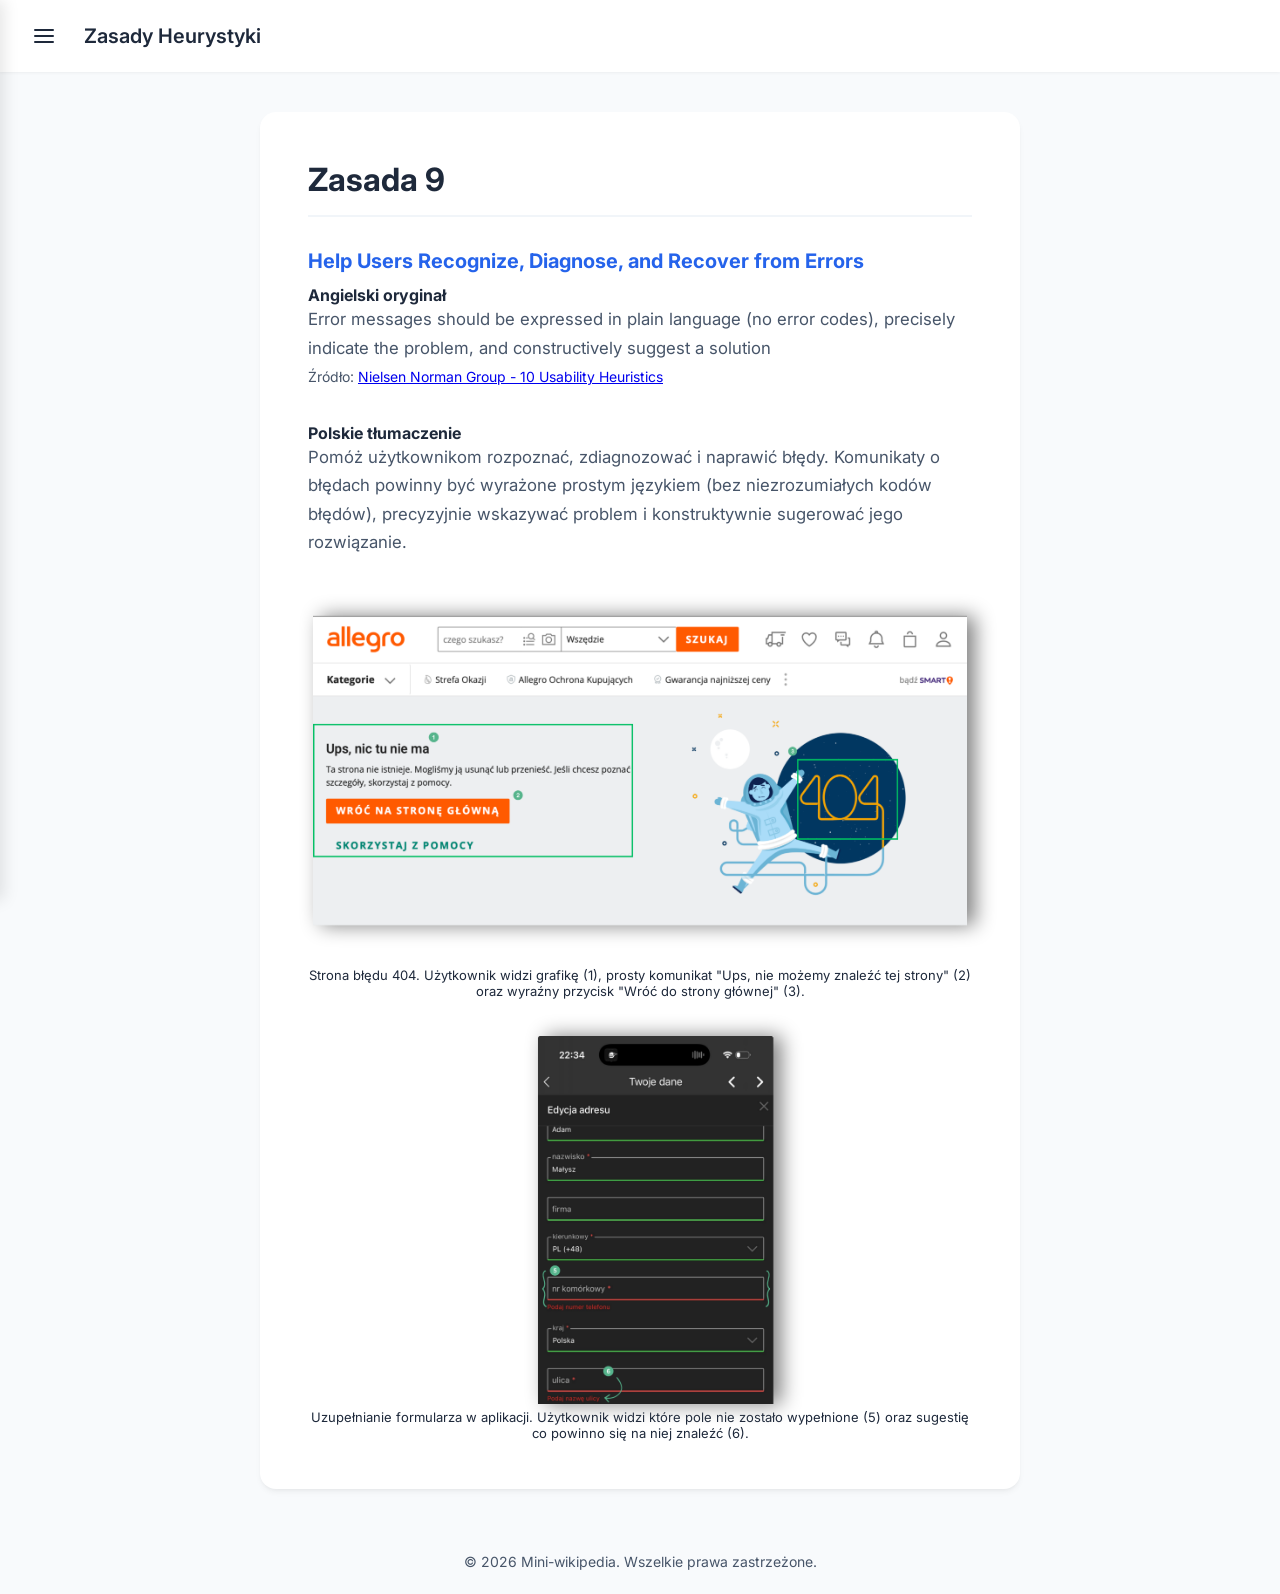
<file: zasada9.html>
<!DOCTYPE html>
<html lang="pl">
<head>
    <meta charset="UTF-8">
    <meta name="viewport" content="width=device-width, initial-scale=1.0">
    <title>Zasada 9</title>
    <link href="https://fonts.googleapis.com/css2?family=Inter:wght@400;500;700&display=swap" rel="stylesheet">
    <link rel="stylesheet" href="style.css">
</head>
<body>
    <input type="checkbox" id="menu-toggle" class="menu-toggle">
    <label for="menu-toggle" class="overlay"></label>

    <nav class="sidebar">
        <div class="sidebar-header">Spis treści</div>
        <ul>
            <li><a href="index.html">Strona główna</a></li>
            <li><a href="zasada1.html">Zasada 1</a></li>
            <li><a href="zasada2.html">Zasada 2</a></li>
            <li><a href="zasada3.html">Zasada 3</a></li>
            <li><a href="zasada4.html">Zasada 4</a></li>
            <li><a href="zasada5.html">Zasada 5</a></li>
            <li><a href="zasada6.html">Zasada 6</a></li>
            <li><a href="zasada7.html">Zasada 7</a></li>
            <li><a href="zasada8.html">Zasada 8</a></li>
            <li><a href="zasada9.html" class="active">Zasada 9</a></li>
            <li><a href="zasada10.html">Zasada 10</a></li>
        </ul>
    </nav>

    <div class="page-wrapper">
        <header class="header">
            <label for="menu-toggle" class="menu-btn">
                <svg width="24" height="24" viewBox="0 0 24 24" fill="none" stroke="currentColor" stroke-width="2" stroke-linecap="round" stroke-linejoin="round"><line x1="3" y1="12" x2="21" y2="12"></line><line x1="3" y1="6" x2="21" y2="6"></line><line x1="3" y1="18" x2="21" y2="18"></line></svg>
            </label>
            <h2>Zasady Heurystyki</h2>
        </header>

        <main class="main">
            <article class="container">
                <h1>Zasada 9</h1>
                <h3>Help Users Recognize, Diagnose, and Recover from Errors</h3>
                
                <section>
                    <h4>Angielski oryginał</h4>
                    <p>Error messages should be expressed in plain language (no error codes), precisely indicate the problem, and constructively suggest a solution</p>
                    <p><small>Źródło: <a href="https://www.nngroup.com/articles/ten-usability-heuristics/" target="_blank">Nielsen Norman Group - 10 Usability Heuristics</a></small></p>
                </section>
                
                <section>
                    <h4>Polskie tłumaczenie</h4>    
                    <p>Pomóż użytkownikom rozpoznać, zdiagnozować i naprawić błędy. Komunikaty o błędach powinny być wyrażone prostym językiem (bez niezrozumiałych kodów błędów), precyzyjnie wskazywać problem i konstruktywnie sugerować jego rozwiązanie.</p>
                </section>

                <section>
                    <figure>
                        <img src="zdjecia/przyklad9-1.png" alt="Strona blędu na Allegro.pl">
                        <figcaption>Strona błędu 404. Użytkownik widzi grafikę (1), prosty komunikat "Ups, nie możemy znaleźć tej strony" (2) oraz wyraźny przycisk "Wróć do strony głównej" (3).</figcaption>
                    </figure>
                </section>
                
                <section>
                    <figure>
                        <img src="zdjecia/przyklad9-2.png" alt="Formularz a aplikacji internetowej">
                        <figcaption>Uzupełnianie formularza w aplikacji. Użytkownik widzi które pole nie zostało wypełnione (5) oraz sugestię co powinno się na niej znaleźć (6).</figcaption>
                    </figure>
                </section>
            </article>
        </main>

        <footer class="footer">
            <p>&copy; 2026 Mini-wikipedia. Wszelkie prawa zastrzeżone.</p>
        </footer>
    </div>
</body>
</html>
</file>
<file: style.css>
/* Zmienne globalne dla ułatwienia zarządzania paletą barw */
:root {
    --primary: #2563eb;        /* Nowoczesny niebieski */
    --bg-color: #f8fafc;       /* Bardzo jasny szary/niebieski */
    --surface: #ffffff;        /* Kolor kart i paneli */
    --text-main: #1e293b;      /* Ciemny łupkowy */
    --text-muted: #475569;     /* Jaśniejszy szary dla zwykłego tekstu */
    --sidebar-bg: #0f172a;     /* Ciemny granat */
    --sidebar-text: #f1f5f9;
    --transition: 0.3s cubic-bezier(0.4, 0, 0.2, 1);
}

* {
    box-sizing: border-box;
    margin: 0;
    padding: 0;
}

img{
    max-width: 100%;
    height: auto;
    display: block;
    padding: 5px;
    filter: drop-shadow(8px 0px 10px gray);
}

figcaption{
    text-align: center;
    font-size: small;
}

body {
    font-family: 'Inter', system-ui, -apple-system, sans-serif;
    color: var(--text-main);
    background-color: var(--bg-color);
    display: flex;
    min-height: 100vh;
    overflow-x: hidden;
}

/* Układ okna głównego */
.page-wrapper {
    flex: 1;
    display: flex;
    flex-direction: column;
    width: 100%;
}

/* --- Nagłówek --- */
.header {
    background-color: var(--surface);
    padding: 16px 24px;
    display: flex;
    align-items: center;
    gap: 20px;
    box-shadow: 0 1px 3px rgba(0, 0, 0, 0.05);
    position: sticky;
    top: 0;
    z-index: 10;
}

.header h2 {
    font-size: 1.25rem;
    font-weight: 600;
}

.menu-btn {
    background: none;
    border: none;
    color: var(--text-main);
    cursor: pointer;
    display: flex;
    align-items: center;
    justify-content: center;
    padding: 8px;
    border-radius: 6px;
    transition: background-color var(--transition);
}

.menu-btn:hover {
    background-color: #f1f5f9;
}

/* --- Treść główna --- */
.main {
    flex: 1;
    padding: 40px 20px;
    display: flex;
    flex-direction: column;
    align-items: center;
}

.header-container{
    display: block;
    margin: 0 auto;
    padding: 200px;
    text-align: center;
    font-weight: 700;
    display: inline-block;
    padding: 20px 50px;
    background-color: #ececec;
    border-radius: 20px;     /* Zaokrąglone rogi */
    font-size: 20px;
    letter-spacing: 0.05em;
    color: #2563eb;
    margin-bottom: 100px;
}

.eyebrow{
    font-weight: 400;
    font-size: medium;
    color: black;
}



.container {
    max-width: 760px;
    margin: 0 auto;
    background: var(--surface);
    padding: 48px;
    border-radius: 16px;
    box-shadow: 0 4px 6px -1px rgba(0, 0, 0, 0.05), 0 2px 4px -2px rgba(0, 0, 0, 0.05);
}

.container h1 {
    font-size: 2rem;
    margin-bottom: 32px;
    padding-bottom: 16px;
    border-bottom: 2px solid #f1f5f9;
}

.container section {
    margin-bottom: 32px;
}

.main-content{
    display: flex;
    align-items: center;
    gap: 10px;
}

.img-box{
    flex: 1;
}

.img-box img{
    width: 100%;
    height: auto;
    border-radius: 8px;
}

.content-box{
    flex: 1;
}

.container section:last-child {
    margin-bottom: 0;
}

.container h3 {
    font-size: 1.25rem;
    color: var(--primary);
    margin-bottom: 12px;
}

.container p {
    line-height: 1.7;
    color: var(--text-muted);
    font-size: 1.05rem;
}

/* --- Stopka --- */
.footer {
    text-align: center;
    padding: 24px;
    color: var(--text-muted);
    font-size: 0.875rem;
}

/* --- Panel boczny (Sidebar) i mechanika --- */
.menu-toggle {
    display: none;
}

.sidebar {
    position: fixed;
    top: 0;
    left: 0;
    width: 280px;
    height: 100vh;
    background-color: var(--sidebar-bg);
    color: var(--sidebar-text);
    padding: 24px 0;
    transform: translateX(-100%);
    transition: transform var(--transition);
    z-index: 100;
    display: flex;
    flex-direction: column;
    box-shadow: 4px 0 15px rgba(0,0,0,0.1);
}

.sidebar-header {
    padding: 0 24px 24px;
    font-size: 1.25rem;
    font-weight: 700;
    border-bottom: 1px solid rgba(255, 255, 255, 0.1);
    margin-bottom: 16px;
    color: #fff;
}

.sidebar ul {
    list-style: none;
    padding: 0 12px;
    overflow-y: auto;
}

.sidebar li {
    margin-bottom: 4px;
}

.sidebar a {
    display: block;
    padding: 12px 16px;
    color: #cbd5e1;
    text-decoration: none;
    border-radius: 8px;
    transition: background-color var(--transition), color var(--transition);
}

.sidebar a:hover {
    background-color: rgba(255, 255, 255, 0.05);
    color: #ffffff;
}

.sidebar a.active {
    background-color: var(--primary);
    color: #ffffff;
}

/* --- Tło przyciemniające (Overlay) --- */
.overlay {
    position: fixed;
    inset: 0; /* Zastępuje top/left/right/bottom: 0 */
    background-color: rgba(15, 23, 42, 0.5);
    backdrop-filter: blur(2px); /* Delikatne rozmycie tła */
    opacity: 0;
    visibility: hidden;
    transition: all var(--transition);
    z-index: 90;
    cursor: pointer;
}

/* Aktywacje po kliknięciu (zaznaczeniu ukrytego checkboxa) */
.menu-toggle:checked ~ .overlay {
    opacity: 1;
    visibility: visible;
}

.menu-toggle:checked ~ .sidebar {
    transform: translateX(0);
}
</file>
